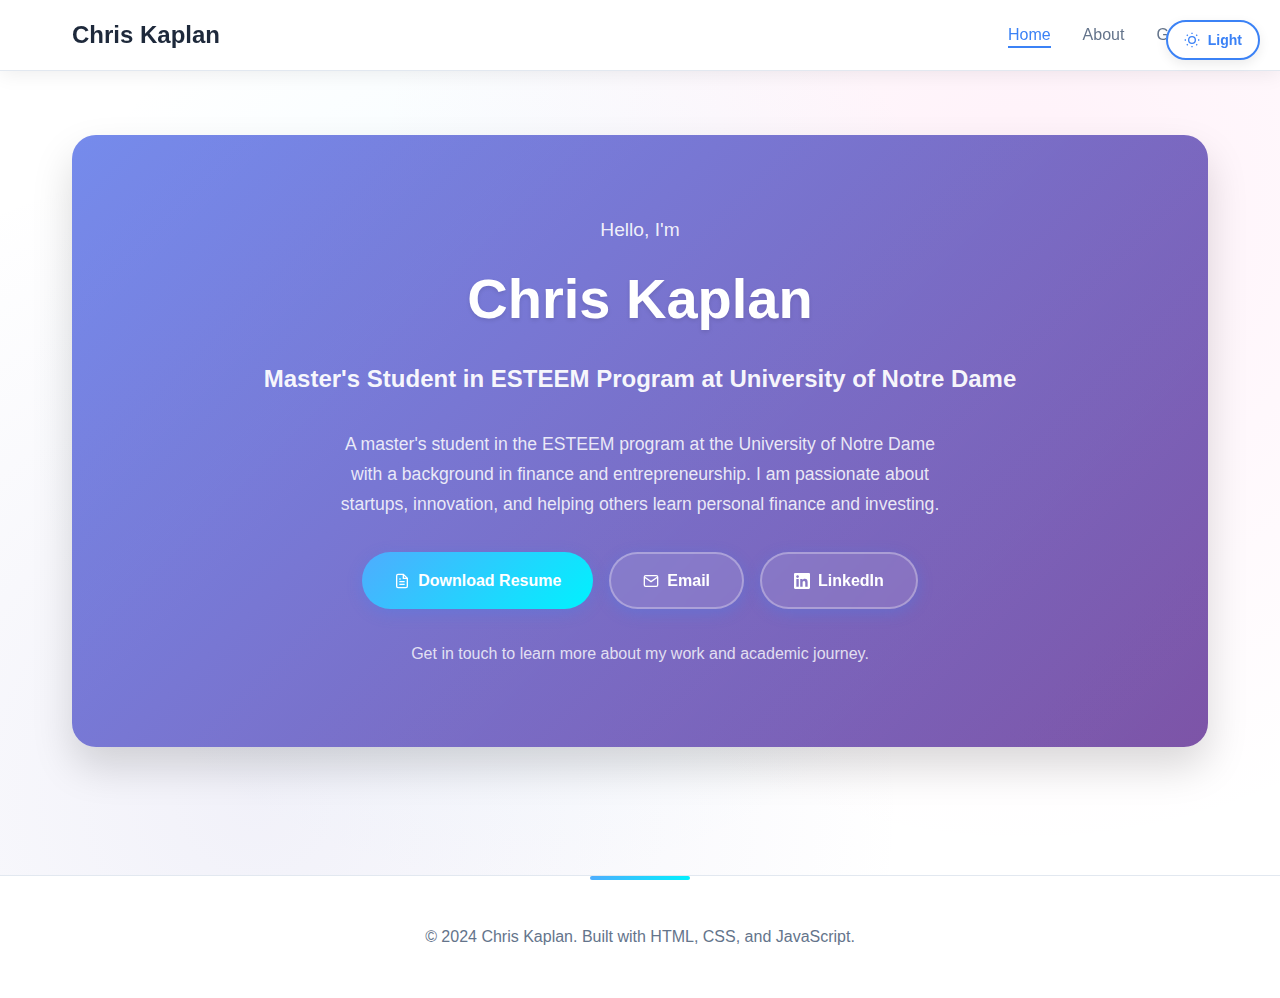
<file: index.html>
<!DOCTYPE html>
<html lang="en">
<head>
    <meta charset="UTF-8">
    <meta name="viewport" content="width=device-width, initial-scale=1.0">
    <title>Chris Kaplan - Master's Student at Notre Dame</title>
    <meta name="description" content="Personal website of Chris Kaplan, Master's Student in ESTEEM Program at the University of Notre Dame">
    <link rel="stylesheet" href="assets/styles.css">
    <link rel="icon" type="image/x-icon" href="data:image/svg+xml,<svg xmlns='http://www.w3.org/2000/svg' viewBox='0 0 100 100'><text y='.9em' font-size='90'>🎓</text></svg>">
</head>
<body>
    <!-- Theme Toggle -->
    <button class="theme-toggle" id="themeToggle" aria-label="Toggle theme">
        <svg id="sunIcon" width="16" height="16" viewBox="0 0 24 24" fill="none" stroke="currentColor" stroke-width="2">
            <circle cx="12" cy="12" r="5"/>
            <path d="M12 1v2M12 21v2M4.22 4.22l1.42 1.42M18.36 18.36l1.42 1.42M1 12h2M21 12h2M4.22 19.78l1.42-1.42M18.36 5.64l1.42-1.42"/>
        </svg>
        <svg id="moonIcon" width="16" height="16" viewBox="0 0 24 24" fill="none" stroke="currentColor" stroke-width="2" style="display: none;">
            <path d="M21 12.79A9 9 0 1 1 11.21 3 7 7 0 0 0 21 12.79z"/>
        </svg>
        <span id="themeText">Light</span>
    </button>

    <!-- Navigation -->
    <nav>
        <div class="nav-container">
            <a href="index.html" class="nav-logo" id="siteName">Loading...</a>
            <button class="nav-toggle" id="navToggle" aria-label="Toggle navigation">☰</button>
            <ul class="nav-links" id="navLinks">
                <li><a href="index.html" class="active" id="navHome">Home</a></li>
                <li><a href="about.html" id="navAbout">About</a></li>
                <li><a href="games.html" id="navGames">Games</a></li>
            </ul>
        </div>
    </nav>

    <!-- Main Content -->
    <main>
        <div class="container">
            <!-- Hero Section -->
            <section class="hero">
                <div class="loading" id="loading">
                    <div class="spinner"></div>
                </div>
                <div id="heroContent" style="display: none;">
                    <p class="greeting" id="greeting">Hello, I'm</p>
                    <h1 id="heroName">Chris Kaplan</h1>
                    <p class="title" id="heroTitle">Master's Student in ESTEEM Program at University of Notre Dame</p>
                    <p class="description" id="heroDescription">A master's student in the ESTEEM program at the University of Notre Dame with a background in finance and entrepreneurship. I am passionate about startups, innovation, and helping others learn personal finance and investing.</p>
                    
                    <div class="btn-group">
                        <a href="#" class="btn" id="resumeBtn">
                            <svg width="16" height="16" viewBox="0 0 24 24" fill="none" stroke="currentColor" stroke-width="2">
                                <path d="M14 2H6a2 2 0 0 0-2 2v16a2 2 0 0 0 2 2h12a2 2 0 0 0 2-2V8z"/>
                                <polyline points="14,2 14,8 20,8"/>
                                <line x1="16" y1="13" x2="8" y2="13"/>
                                <line x1="16" y1="17" x2="8" y2="17"/>
                                <polyline points="10,9 9,9 8,9"/>
                            </svg>
                            Download Resume
                        </a>
                        <a href="mailto:ckaplan@nd.edu" class="btn btn-outline" id="emailBtn">
                            <svg width="16" height="16" viewBox="0 0 24 24" fill="none" stroke="currentColor" stroke-width="2">
                                <path d="M4 4h16c1.1 0 2 .9 2 2v12c0 1.1-.9 2-2 2H4c-1.1 0-2-.9-2-2V6c0-1.1.9-2 2-2z"/>
                                <polyline points="22,6 12,13 2,6"/>
                            </svg>
                            Email
                        </a>
                        <a href="https://www.linkedin.com/in/christopherkaplanr/" target="_blank" rel="noopener noreferrer" class="btn btn-outline" id="linkedinBtn">
                            <svg width="16" height="16" viewBox="0 0 24 24" fill="currentColor">
                                <path d="M20.447 20.452h-3.554v-5.569c0-1.328-.027-3.037-1.852-3.037-1.853 0-2.136 1.445-2.136 2.939v5.667H9.351V9h3.414v1.561h.046c.477-.9 1.637-1.85 3.37-1.85 3.601 0 4.267 2.37 4.267 5.455v6.286zM5.337 7.433c-1.144 0-2.063-.926-2.063-2.065 0-1.138.92-2.063 2.063-2.063 1.14 0 2.064.925 2.064 2.063 0 1.139-.925 2.065-2.064 2.065zm1.782 13.019H3.555V9h3.564v11.452zM22.225 0H1.771C.792 0 0 .774 0 1.729v20.542C0 23.227.792 24 1.771 24h20.451C23.2 24 24 23.227 24 22.271V1.729C24 .774 23.2 0 22.222 0h.003z"/>
                            </svg>
                            LinkedIn
                        </a>
                    </div>
                    
                    <p id="heroCTA" style="margin-top: 2rem; color: rgba(255,255,255,0.8);">Get in touch to learn more about my work and academic journey.</p>
                </div>
            </section>
        </div>
    </main>

    <!-- Footer -->
    <footer>
        <div class="container">
            <p id="footerText">© 2024 Chris Kaplan. Built with HTML, CSS, and JavaScript.</p>
        </div>
    </footer>

    <script>
        // Theme Management
        class ThemeManager {
            constructor() {
                this.themeToggle = document.getElementById('themeToggle');
                this.sunIcon = document.getElementById('sunIcon');
                this.moonIcon = document.getElementById('moonIcon');
                this.themeText = document.getElementById('themeText');
                
                this.init();
            }
            
            init() {
                // Load saved theme or default to light
                const savedTheme = localStorage.getItem('theme') || 'light';
                this.setTheme(savedTheme);
                
                this.themeToggle.addEventListener('click', () => {
                    const currentTheme = document.documentElement.getAttribute('data-theme');
                    const newTheme = currentTheme === 'dark' ? 'light' : 'dark';
                    this.setTheme(newTheme);
                });
            }
            
            setTheme(theme) {
                document.documentElement.setAttribute('data-theme', theme);
                localStorage.setItem('theme', theme);
                
                if (theme === 'dark') {
                    this.sunIcon.style.display = 'none';
                    this.moonIcon.style.display = 'block';
                    this.themeText.textContent = 'Dark';
                } else {
                    this.sunIcon.style.display = 'block';
                    this.moonIcon.style.display = 'none';
                    this.themeText.textContent = 'Light';
                }
            }
        }

        // Content Manager
        class ContentManager {
            constructor() {
                this.siteData = null;
                this.init();
            }
            
            async init() {
                try {
                    await this.loadContent();
                    this.renderContent();
                } catch (error) {
                    console.error('Error loading content:', error);
                    this.showError();
                }
            }
            
            async loadContent() {
                const response = await fetch('assets/site-copy.json');
                if (!response.ok) {
                    throw new Error('Failed to load content');
                }
                this.siteData = await response.json();
            }
            
            renderContent() {
                // Hide loading spinner
                document.getElementById('loading').style.display = 'none';
                document.getElementById('heroContent').style.display = 'block';
                
                // Update navigation
                document.getElementById('siteName').textContent = this.siteData.site.name;
                document.getElementById('navHome').textContent = this.siteData.navigation.home;
                document.getElementById('navAbout').textContent = this.siteData.navigation.about;
                document.getElementById('navGames').textContent = this.siteData.navigation.games;
                
                // Update hero content
                document.getElementById('greeting').textContent = this.siteData.home.greeting;
                document.getElementById('heroName').textContent = this.siteData.site.name;
                document.getElementById('heroTitle').textContent = this.siteData.site.title;
                document.getElementById('heroDescription').textContent = this.siteData.home.description;
                document.getElementById('heroCTA').textContent = this.siteData.home.cta;
                
                // Update resume link
                const resumeBtn = document.getElementById('resumeBtn');
                resumeBtn.href = this.siteData.site.resume;
                
                // Update footer
                document.getElementById('footerText').textContent = this.siteData.footer.text;
                
                // Update page title
                document.title = `${this.siteData.site.name} - ${this.siteData.site.title}`;
            }
            
            showError() {
                document.getElementById('loading').innerHTML = '<p>Error loading content. Please refresh the page.</p>';
            }
        }

        // Mobile Navigation
        class MobileNav {
            constructor() {
                this.navToggle = document.getElementById('navToggle');
                this.navLinks = document.getElementById('navLinks');
                
                this.navToggle.addEventListener('click', () => {
                    this.navLinks.classList.toggle('active');
                });
                
                // Close nav when clicking on a link
                this.navLinks.addEventListener('click', (e) => {
                    if (e.target.tagName === 'A') {
                        this.navLinks.classList.remove('active');
                    }
                });
            }
        }

        // Initialize everything when DOM is loaded
        document.addEventListener('DOMContentLoaded', () => {
            new ThemeManager();
            new ContentManager();
            new MobileNav();
        });
    </script>
</body>
</html>
</file>
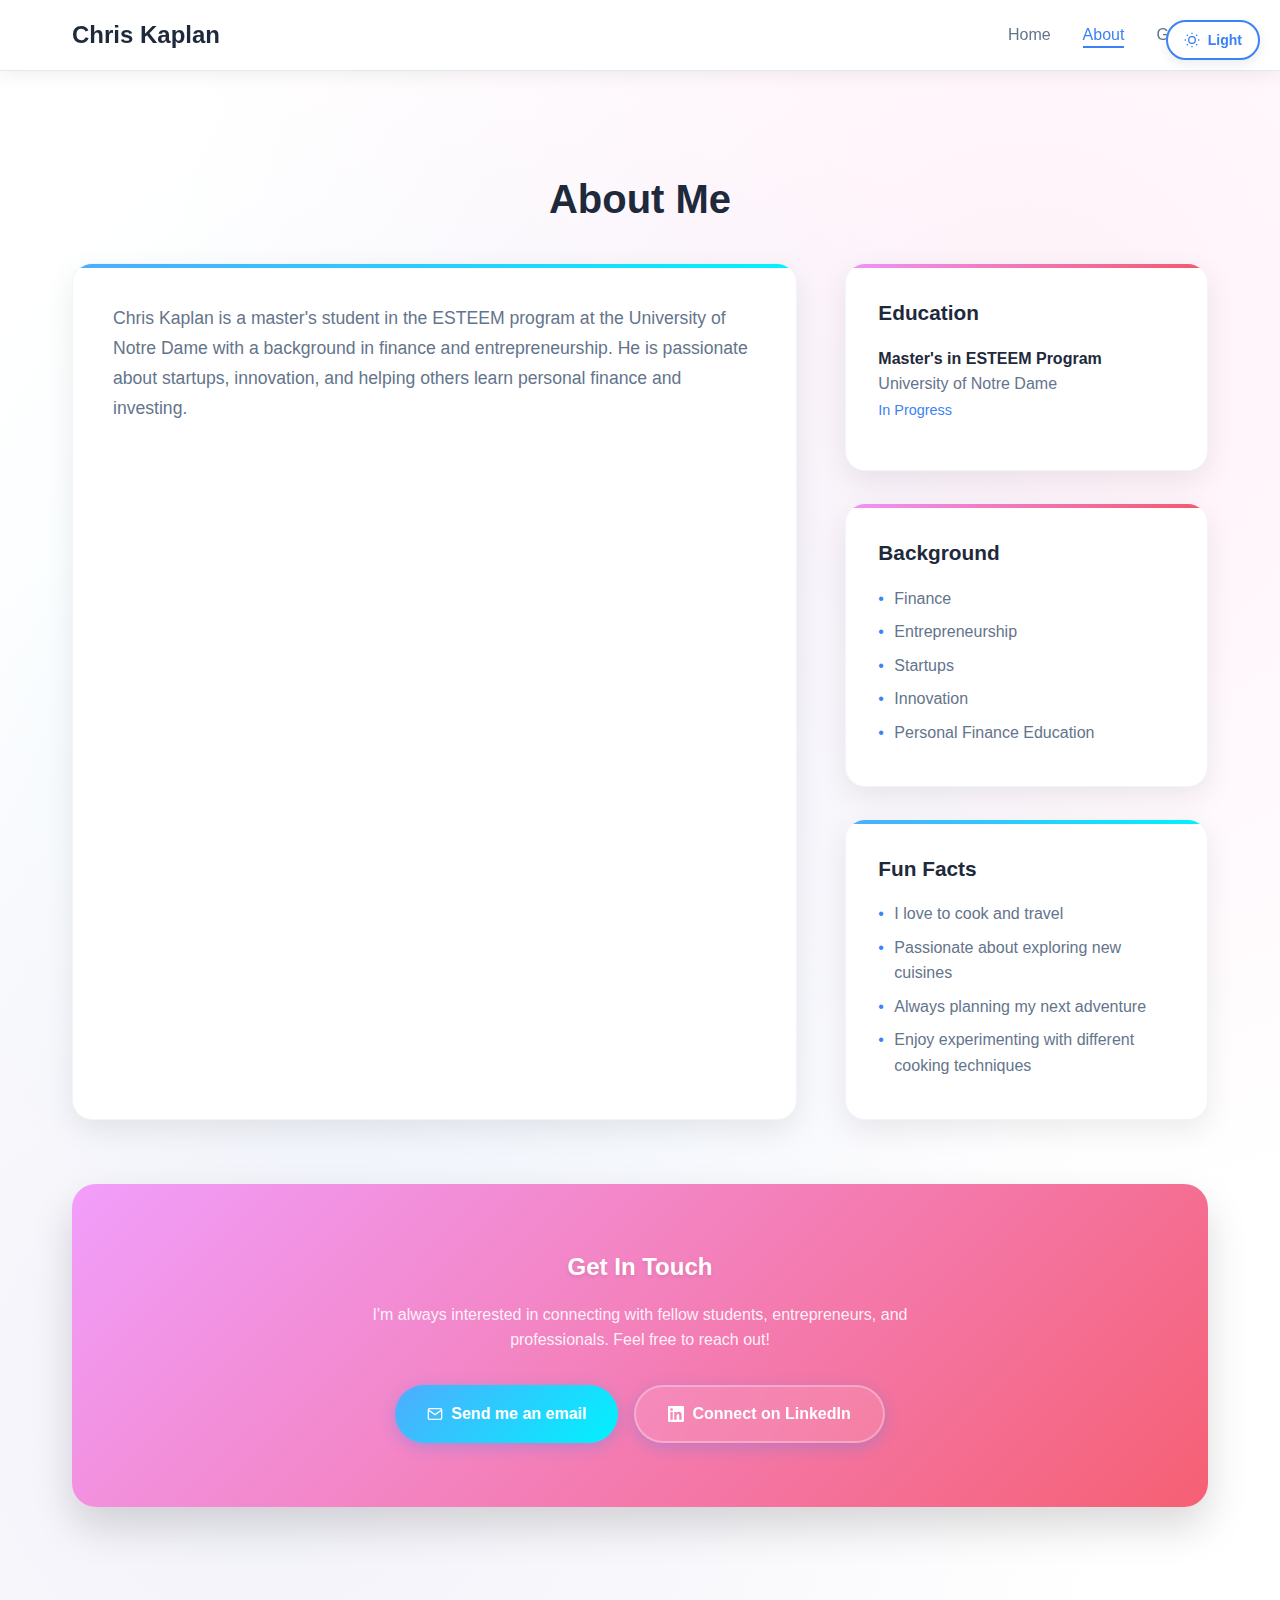
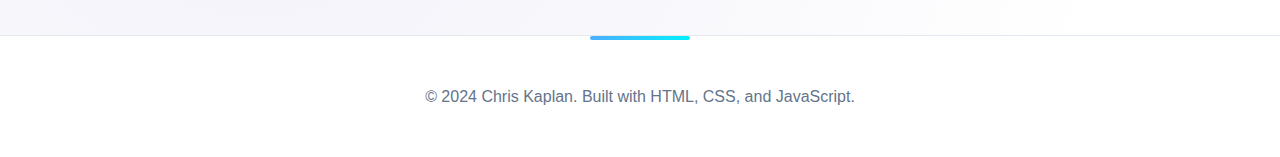
<file: about.html>
<!DOCTYPE html>
<html lang="en">
<head>
    <meta charset="UTF-8">
    <meta name="viewport" content="width=device-width, initial-scale=1.0">
    <title>About - Chris Kaplan</title>
    <meta name="description" content="Learn more about Chris Kaplan, Master's Student in ESTEEM Program at the University of Notre Dame">
    <link rel="stylesheet" href="assets/styles.css">
    <link rel="icon" type="image/x-icon" href="data:image/svg+xml,<svg xmlns='http://www.w3.org/2000/svg' viewBox='0 0 100 100'><text y='.9em' font-size='90'>🎓</text></svg>">
</head>
<body>
    <!-- Theme Toggle -->
    <button class="theme-toggle" id="themeToggle" aria-label="Toggle theme">
        <svg id="sunIcon" width="16" height="16" viewBox="0 0 24 24" fill="none" stroke="currentColor" stroke-width="2">
            <circle cx="12" cy="12" r="5"/>
            <path d="M12 1v2M12 21v2M4.22 4.22l1.42 1.42M18.36 18.36l1.42 1.42M1 12h2M21 12h2M4.22 19.78l1.42-1.42M18.36 5.64l1.42-1.42"/>
        </svg>
        <svg id="moonIcon" width="16" height="16" viewBox="0 0 24 24" fill="none" stroke="currentColor" stroke-width="2" style="display: none;">
            <path d="M21 12.79A9 9 0 1 1 11.21 3 7 7 0 0 0 21 12.79z"/>
        </svg>
        <span id="themeText">Light</span>
    </button>

    <!-- Navigation -->
    <nav>
        <div class="nav-container">
            <a href="index.html" class="nav-logo" id="siteName">Loading...</a>
            <button class="nav-toggle" id="navToggle" aria-label="Toggle navigation">☰</button>
            <ul class="nav-links" id="navLinks">
                <li><a href="index.html" id="navHome">Home</a></li>
                <li><a href="about.html" class="active" id="navAbout">About</a></li>
                <li><a href="games.html" id="navGames">Games</a></li>
            </ul>
        </div>
    </nav>

    <!-- Main Content -->
    <main>
        <div class="container">
            <div class="loading" id="loading">
                <div class="spinner"></div>
            </div>
            
            <div id="aboutContent" style="display: none;">
                <section class="section">
                    <h2 id="aboutTitle">About Me</h2>
                    
                    <div class="about-content">
                        <div class="about-text">
                            <p id="aboutBio"></p>
                        </div>
                        
                        <div class="about-sidebar">
                            <div class="sidebar-card">
                                <h3 id="educationTitle">Education</h3>
                                <div id="educationContent"></div>
                            </div>
                            
                            <div class="sidebar-card">
                                <h3 id="backgroundTitle">Background</h3>
                                <ul id="backgroundList"></ul>
                            </div>
                            
                            <div class="sidebar-card">
                                <h3 id="funFactsTitle">Fun Facts</h3>
                                <ul id="funFactsList"></ul>
                            </div>
                        </div>
                    </div>
                </section>
                
                <section class="contact-section">
                    <h2 id="contactTitle">Get In Touch</h2>
                    <p id="contactDescription">I'm always interested in connecting with fellow students, entrepreneurs, and professionals. Feel free to reach out!</p>
                    
                    <div class="btn-group">
                        <a href="mailto:ckaplan@nd.edu" class="btn" id="contactEmailBtn">
                            <svg width="16" height="16" viewBox="0 0 24 24" fill="none" stroke="currentColor" stroke-width="2">
                                <path d="M4 4h16c1.1 0 2 .9 2 2v12c0 1.1-.9 2-2 2H4c-1.1 0-2-.9-2-2V6c0-1.1.9-2 2-2z"/>
                                <polyline points="22,6 12,13 2,6"/>
                            </svg>
                            <span id="emailText">Send me an email</span>
                        </a>
                        <a href="https://www.linkedin.com/in/christopherkaplanr/" target="_blank" rel="noopener noreferrer" class="btn btn-outline" id="contactLinkedinBtn">
                            <svg width="16" height="16" viewBox="0 0 24 24" fill="currentColor">
                                <path d="M20.447 20.452h-3.554v-5.569c0-1.328-.027-3.037-1.852-3.037-1.853 0-2.136 1.445-2.136 2.939v5.667H9.351V9h3.414v1.561h.046c.477-.9 1.637-1.85 3.37-1.85 3.601 0 4.267 2.37 4.267 5.455v6.286zM5.337 7.433c-1.144 0-2.063-.926-2.063-2.065 0-1.138.92-2.063 2.063-2.063 1.14 0 2.064.925 2.064 2.063 0 1.139-.925 2.065-2.064 2.065zm1.782 13.019H3.555V9h3.564v11.452zM22.225 0H1.771C.792 0 0 .774 0 1.729v20.542C0 23.227.792 24 1.771 24h20.451C23.2 24 24 23.227 24 22.271V1.729C24 .774 23.2 0 22.222 0h.003z"/>
                            </svg>
                            <span id="linkedinText">Connect on LinkedIn</span>
                        </a>
                    </div>
                </section>
            </div>
        </div>
    </main>

    <!-- Footer -->
    <footer>
        <div class="container">
            <p id="footerText">© 2024 Chris Kaplan. Built with HTML, CSS, and JavaScript.</p>
        </div>
    </footer>

    <script>
        // Theme Management
        class ThemeManager {
            constructor() {
                this.themeToggle = document.getElementById('themeToggle');
                this.sunIcon = document.getElementById('sunIcon');
                this.moonIcon = document.getElementById('moonIcon');
                this.themeText = document.getElementById('themeText');
                
                this.init();
            }
            
            init() {
                // Load saved theme or default to light
                const savedTheme = localStorage.getItem('theme') || 'light';
                this.setTheme(savedTheme);
                
                this.themeToggle.addEventListener('click', () => {
                    const currentTheme = document.documentElement.getAttribute('data-theme');
                    const newTheme = currentTheme === 'dark' ? 'light' : 'dark';
                    this.setTheme(newTheme);
                });
            }
            
            setTheme(theme) {
                document.documentElement.setAttribute('data-theme', theme);
                localStorage.setItem('theme', theme);
                
                if (theme === 'dark') {
                    this.sunIcon.style.display = 'none';
                    this.moonIcon.style.display = 'block';
                    this.themeText.textContent = 'Dark';
                } else {
                    this.sunIcon.style.display = 'block';
                    this.moonIcon.style.display = 'none';
                    this.themeText.textContent = 'Light';
                }
            }
        }

        // Content Manager
        class ContentManager {
            constructor() {
                this.siteData = null;
                this.init();
            }
            
            async init() {
                try {
                    await this.loadContent();
                    this.renderContent();
                } catch (error) {
                    console.error('Error loading content:', error);
                    this.showError();
                }
            }
            
            async loadContent() {
                const response = await fetch('assets/site-copy.json');
                if (!response.ok) {
                    throw new Error('Failed to load content');
                }
                this.siteData = await response.json();
            }
            
            renderContent() {
                // Hide loading spinner
                document.getElementById('loading').style.display = 'none';
                document.getElementById('aboutContent').style.display = 'block';
                
                // Update navigation
                document.getElementById('siteName').textContent = this.siteData.site.name;
                document.getElementById('navHome').textContent = this.siteData.navigation.home;
                document.getElementById('navAbout').textContent = this.siteData.navigation.about;
                document.getElementById('navGames').textContent = this.siteData.navigation.games;
                
                // Update about content
                document.getElementById('aboutTitle').textContent = this.siteData.about.title;
                document.getElementById('aboutBio').textContent = this.siteData.about.bio;
                
                // Update education section
                document.getElementById('educationTitle').textContent = this.siteData.about.education.title;
                const educationContent = document.getElementById('educationContent');
                this.siteData.about.education.items.forEach(item => {
                    const div = document.createElement('div');
                    div.innerHTML = `
                        <div style="margin-bottom: 1rem;">
                            <strong>${item.degree}</strong><br>
                            <span style="color: var(--text-secondary);">${item.institution}</span><br>
                            <span style="color: var(--accent-color); font-size: 0.9rem;">${item.status}</span>
                        </div>
                    `;
                    educationContent.appendChild(div);
                });
                
                // Update background section
                document.getElementById('backgroundTitle').textContent = this.siteData.about.background.title;
                const backgroundList = document.getElementById('backgroundList');
                this.siteData.about.background.items.forEach(item => {
                    const li = document.createElement('li');
                    li.textContent = item;
                    backgroundList.appendChild(li);
                });
                
                // Update fun facts section
                document.getElementById('funFactsTitle').textContent = this.siteData.about.fun_facts.title;
                const funFactsList = document.getElementById('funFactsList');
                this.siteData.about.fun_facts.items.forEach(item => {
                    const li = document.createElement('li');
                    li.textContent = item;
                    funFactsList.appendChild(li);
                });
                
                // Update contact section
                document.getElementById('contactTitle').textContent = this.siteData.contact.title;
                document.getElementById('contactDescription').textContent = this.siteData.contact.description;
                document.getElementById('emailText').textContent = this.siteData.contact.email_text;
                document.getElementById('linkedinText').textContent = this.siteData.contact.linkedin_text;
                
                // Update footer
                document.getElementById('footerText').textContent = this.siteData.footer.text;
                
                // Update page title
                document.title = `About - ${this.siteData.site.name}`;
            }
            
            showError() {
                document.getElementById('loading').innerHTML = '<p>Error loading content. Please refresh the page.</p>';
            }
        }

        // Mobile Navigation
        class MobileNav {
            constructor() {
                this.navToggle = document.getElementById('navToggle');
                this.navLinks = document.getElementById('navLinks');
                
                this.navToggle.addEventListener('click', () => {
                    this.navLinks.classList.toggle('active');
                });
                
                // Close nav when clicking on a link
                this.navLinks.addEventListener('click', (e) => {
                    if (e.target.tagName === 'A') {
                        this.navLinks.classList.remove('active');
                    }
                });
            }
        }

        // Initialize everything when DOM is loaded
        document.addEventListener('DOMContentLoaded', () => {
            new ThemeManager();
            new ContentManager();
            new MobileNav();
        });
    </script>
</body>
</html>
</file>
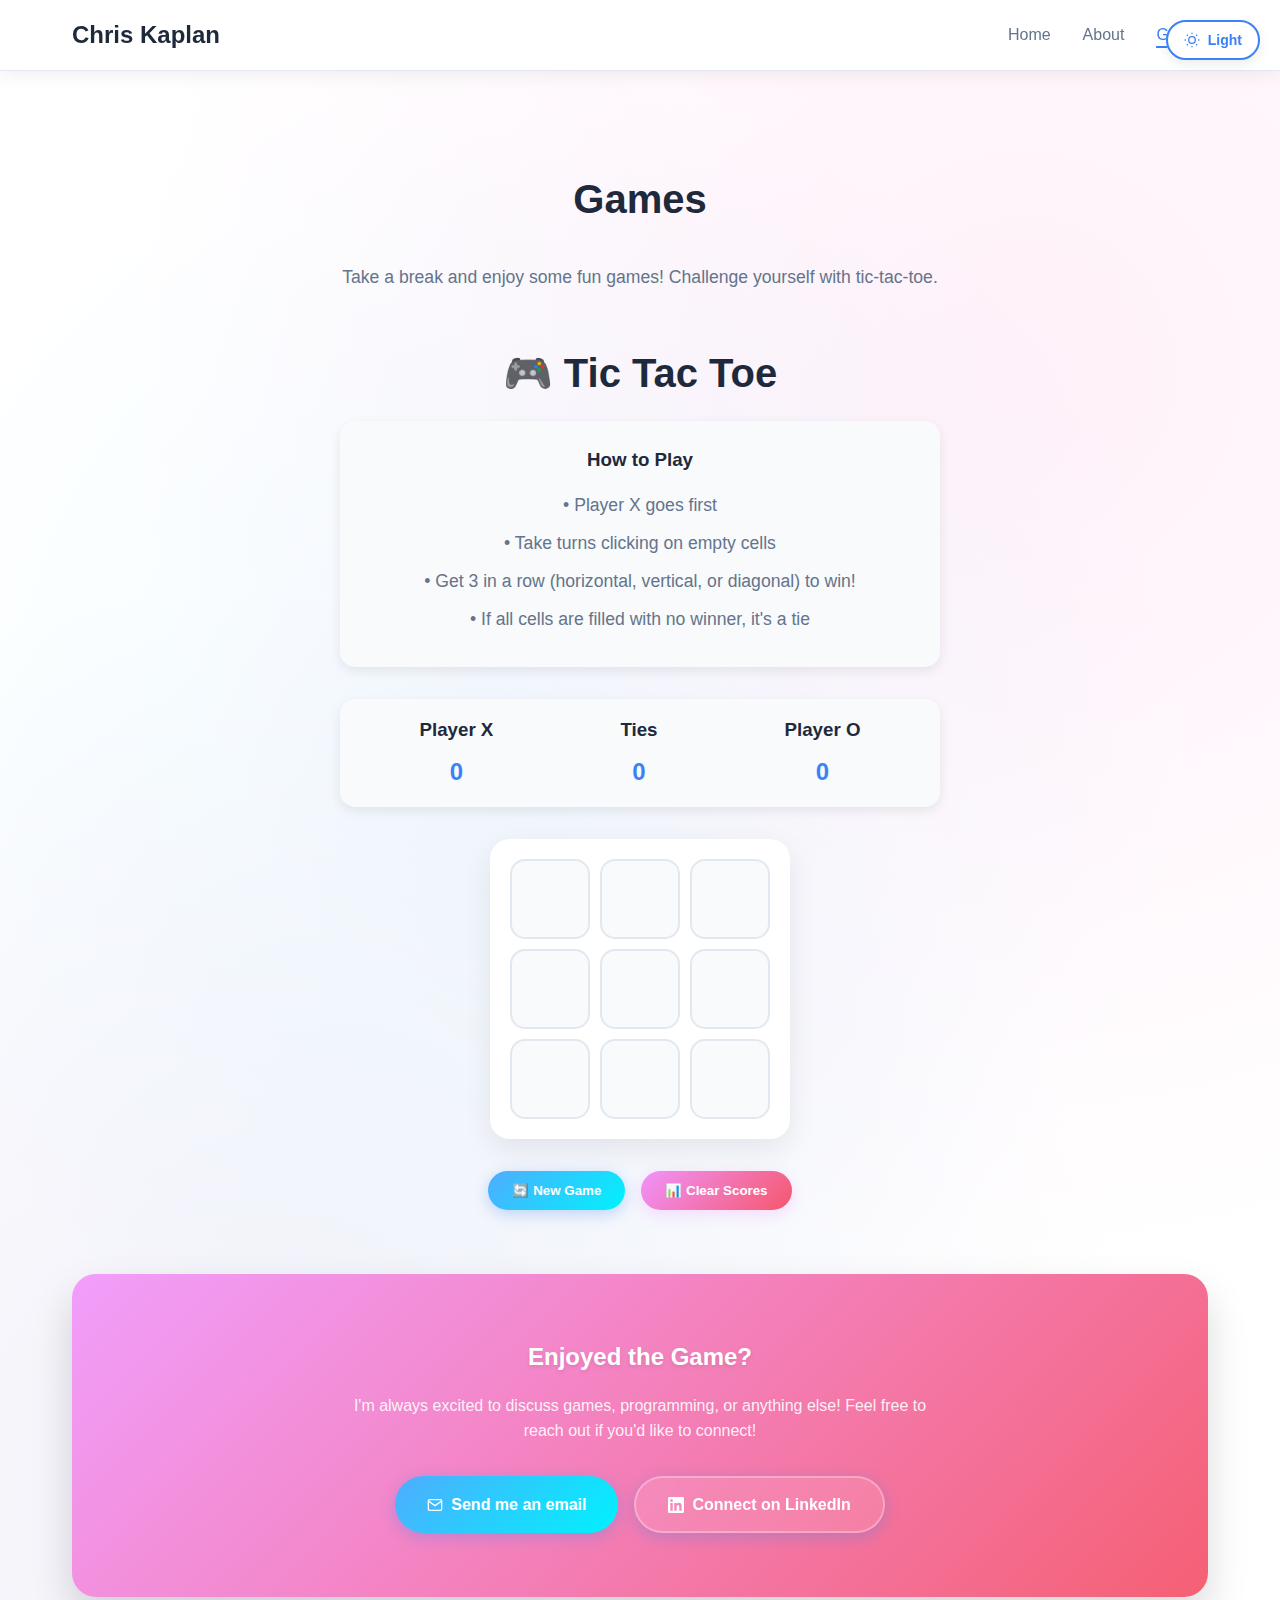
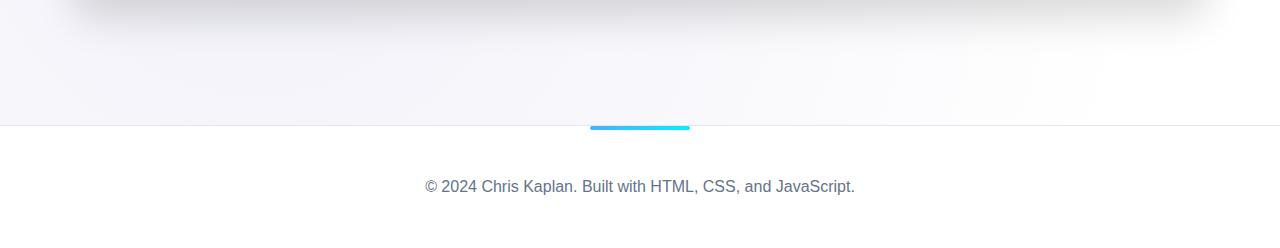
<file: games.html>
<!DOCTYPE html>
<html lang="en">
<head>
    <meta charset="UTF-8">
    <meta name="viewport" content="width=device-width, initial-scale=1.0">
    <title>Games - Chris Kaplan</title>
    <meta name="description" content="Play tic-tac-toe and other games on Chris Kaplan's website">
    <link rel="stylesheet" href="assets/styles.css">
    <link rel="icon" type="image/x-icon" href="data:image/svg+xml,<svg xmlns='http://www.w3.org/2000/svg' viewBox='0 0 100 100'><text y='.9em' font-size='90'>🎓</text></svg>">
    <style>
        /* Tic Tac Toe Game Styles */
        .game-container {
            max-width: 600px;
            margin: 2rem auto;
            text-align: center;
        }

        .game-title {
            font-size: 2.5rem;
            margin-bottom: 1rem;
            color: var(--text-primary);
        }

        .game-info {
            margin-bottom: 2rem;
            color: var(--text-secondary);
        }

        .score-board {
            display: flex;
            justify-content: space-around;
            margin-bottom: 2rem;
            background: var(--bg-secondary);
            padding: 1rem;
            border-radius: 15px;
            box-shadow: 0 4px 12px var(--shadow);
        }

        .score {
            text-align: center;
        }

        .score h3 {
            margin-bottom: 0.5rem;
            color: var(--text-primary);
        }

        .score span {
            font-size: 1.5rem;
            font-weight: bold;
            color: var(--accent-color);
        }

        .board {
            display: grid;
            grid-template-columns: repeat(3, 1fr);
            gap: 10px;
            max-width: 300px;
            margin: 0 auto 2rem;
            background: var(--bg-primary);
            padding: 20px;
            border-radius: 20px;
            box-shadow: 0 10px 30px var(--shadow);
        }

        .cell {
            width: 80px;
            height: 80px;
            background: var(--bg-secondary);
            border: 2px solid var(--border-color);
            border-radius: 15px;
            display: flex;
            align-items: center;
            justify-content: center;
            font-size: 2rem;
            font-weight: bold;
            cursor: pointer;
            transition: var(--transition);
            color: var(--text-primary);
        }

        .cell:hover {
            background: var(--accent-light);
            transform: scale(1.05);
        }

        .cell.x {
            color: var(--accent-color);
        }

        .cell.o {
            color: var(--success-color);
        }

        .game-controls {
            display: flex;
            gap: 1rem;
            justify-content: center;
            flex-wrap: wrap;
        }

        .game-btn {
            padding: 0.75rem 1.5rem;
            background: var(--gradient-accent);
            color: white;
            border: none;
            border-radius: 25px;
            font-weight: 600;
            cursor: pointer;
            transition: var(--transition);
            box-shadow: 0 4px 15px rgba(59, 130, 246, 0.3);
        }

        .game-btn:hover {
            transform: translateY(-2px);
            box-shadow: 0 8px 25px rgba(59, 130, 246, 0.4);
        }

        .game-btn.secondary {
            background: var(--gradient-secondary);
            box-shadow: 0 4px 15px rgba(240, 147, 251, 0.3);
        }

        .game-btn.secondary:hover {
            box-shadow: 0 8px 25px rgba(240, 147, 251, 0.4);
        }

        .winner-message {
            margin-top: 1rem;
            padding: 1rem;
            background: var(--gradient-primary);
            color: white;
            border-radius: 15px;
            font-weight: 600;
            display: none;
        }

        .winner-message.show {
            display: block;
            animation: fadeIn 0.5s ease-in;
        }

        @keyframes fadeIn {
            from { opacity: 0; transform: translateY(-10px); }
            to { opacity: 1; transform: translateY(0); }
        }

        .game-instructions {
            background: var(--bg-secondary);
            padding: 1.5rem;
            border-radius: 15px;
            margin-bottom: 2rem;
            box-shadow: 0 4px 12px var(--shadow);
        }

        .game-instructions h3 {
            color: var(--text-primary);
            margin-bottom: 1rem;
        }

        .game-instructions p {
            color: var(--text-secondary);
            margin-bottom: 0.5rem;
        }
    </style>
</head>
<body>
    <!-- Theme Toggle -->
    <button class="theme-toggle" id="themeToggle" aria-label="Toggle theme">
        <svg id="sunIcon" width="16" height="16" viewBox="0 0 24 24" fill="none" stroke="currentColor" stroke-width="2">
            <circle cx="12" cy="12" r="5"/>
            <path d="M12 1v2M12 21v2M4.22 4.22l1.42 1.42M18.36 18.36l1.42 1.42M1 12h2M21 12h2M4.22 19.78l1.42-1.42M18.36 5.64l1.42-1.42"/>
        </svg>
        <svg id="moonIcon" width="16" height="16" viewBox="0 0 24 24" fill="none" stroke="currentColor" stroke-width="2" style="display: none;">
            <path d="M21 12.79A9 9 0 1 1 11.21 3 7 7 0 0 0 21 12.79z"/>
        </svg>
        <span id="themeText">Light</span>
    </button>

    <!-- Navigation -->
    <nav>
        <div class="nav-container">
            <a href="index.html" class="nav-logo" id="siteName">Loading...</a>
            <button class="nav-toggle" id="navToggle" aria-label="Toggle navigation">☰</button>
            <ul class="nav-links" id="navLinks">
                <li><a href="index.html" id="navHome">Home</a></li>
                <li><a href="about.html" id="navAbout">About</a></li>
                <li><a href="games.html" class="active" id="navGames">Games</a></li>
            </ul>
        </div>
    </nav>

    <!-- Main Content -->
    <main>
        <div class="container">
            <div class="loading" id="loading">
                <div class="spinner"></div>
            </div>
            
            <div id="gamesContent" style="display: none;">
                <section class="section">
                    <h2 id="gamesTitle">Games</h2>
                    <p id="gamesDescription" style="text-align: center; max-width: 600px; margin: 0 auto 3rem;">Take a break and enjoy some fun games! Challenge yourself with tic-tac-toe.</p>
                    
                    <div class="game-container">
                        <h3 class="game-title">🎮 Tic Tac Toe</h3>
                        
                        <div class="game-instructions">
                            <h3>How to Play</h3>
                            <p>• Player X goes first</p>
                            <p>• Take turns clicking on empty cells</p>
                            <p>• Get 3 in a row (horizontal, vertical, or diagonal) to win!</p>
                            <p>• If all cells are filled with no winner, it's a tie</p>
                        </div>

                        <div class="score-board">
                            <div class="score">
                                <h3>Player X</h3>
                                <span id="scoreX">0</span>
                            </div>
                            <div class="score">
                                <h3>Ties</h3>
                                <span id="scoreTie">0</span>
                            </div>
                            <div class="score">
                                <h3>Player O</h3>
                                <span id="scoreO">0</span>
                            </div>
                        </div>

                        <div class="board" id="board">
                            <div class="cell" data-index="0"></div>
                            <div class="cell" data-index="1"></div>
                            <div class="cell" data-index="2"></div>
                            <div class="cell" data-index="3"></div>
                            <div class="cell" data-index="4"></div>
                            <div class="cell" data-index="5"></div>
                            <div class="cell" data-index="6"></div>
                            <div class="cell" data-index="7"></div>
                            <div class="cell" data-index="8"></div>
                        </div>

                        <div class="game-controls">
                            <button class="game-btn" id="resetBtn">🔄 New Game</button>
                            <button class="game-btn secondary" id="clearScoresBtn">📊 Clear Scores</button>
                        </div>

                        <div class="winner-message" id="winnerMessage"></div>
                    </div>
                </section>
                
                <section class="contact-section">
                    <h2 id="contactTitle">Enjoyed the Game?</h2>
                    <p id="contactDescription">I'm always excited to discuss games, programming, or anything else! Feel free to reach out if you'd like to connect!</p>
                    
                    <div class="btn-group">
                        <a href="mailto:ckaplan@nd.edu" class="btn" id="contactEmailBtn">
                            <svg width="16" height="16" viewBox="0 0 24 24" fill="none" stroke="currentColor" stroke-width="2">
                                <path d="M4 4h16c1.1 0 2 .9 2 2v12c0 1.1-.9 2-2 2H4c-1.1 0-2-.9-2-2V6c0-1.1.9-2 2-2z"/>
                                <polyline points="22,6 12,13 2,6"/>
                            </svg>
                            <span id="emailText">Send me an email</span>
                        </a>
                        <a href="https://www.linkedin.com/in/christopherkaplanr/" target="_blank" rel="noopener noreferrer" class="btn btn-outline" id="contactLinkedinBtn">
                            <svg width="16" height="16" viewBox="0 0 24 24" fill="currentColor">
                                <path d="M20.447 20.452h-3.554v-5.569c0-1.328-.027-3.037-1.852-3.037-1.853 0-2.136 1.445-2.136 2.939v5.667H9.351V9h3.414v1.561h.046c.477-.9 1.637-1.85 3.37-1.85 3.601 0 4.267 2.37 4.267 5.455v6.286zM5.337 7.433c-1.144 0-2.063-.926-2.063-2.065 0-1.138.92-2.063 2.063-2.063 1.14 0 2.064.925 2.064 2.063 0 1.139-.925 2.065-2.064 2.065zm1.782 13.019H3.555V9h3.564v11.452zM22.225 0H1.771C.792 0 0 .774 0 1.729v20.542C0 23.227.792 24 1.771 24h20.451C23.2 24 24 23.227 24 22.271V1.729C24 .774 23.2 0 22.222 0h.003z"/>
                            </svg>
                            <span id="linkedinText">Connect on LinkedIn</span>
                        </a>
                    </div>
                </section>
            </div>
        </div>
    </main>

    <!-- Footer -->
    <footer>
        <div class="container">
            <p id="footerText">© 2024 Chris Kaplan. Built with HTML, CSS, and JavaScript.</p>
        </div>
    </footer>

    <script>
        // Theme Management
        class ThemeManager {
            constructor() {
                this.themeToggle = document.getElementById('themeToggle');
                this.sunIcon = document.getElementById('sunIcon');
                this.moonIcon = document.getElementById('moonIcon');
                this.themeText = document.getElementById('themeText');
                
                this.init();
            }
            
            init() {
                // Load saved theme or default to light
                const savedTheme = localStorage.getItem('theme') || 'light';
                this.setTheme(savedTheme);
                
                this.themeToggle.addEventListener('click', () => {
                    const currentTheme = document.documentElement.getAttribute('data-theme');
                    const newTheme = currentTheme === 'dark' ? 'light' : 'dark';
                    this.setTheme(newTheme);
                });
            }
            
            setTheme(theme) {
                document.documentElement.setAttribute('data-theme', theme);
                localStorage.setItem('theme', theme);
                
                if (theme === 'dark') {
                    this.sunIcon.style.display = 'none';
                    this.moonIcon.style.display = 'block';
                    this.themeText.textContent = 'Dark';
                } else {
                    this.sunIcon.style.display = 'block';
                    this.moonIcon.style.display = 'none';
                    this.themeText.textContent = 'Light';
                }
            }
        }

        // Content Manager
        class ContentManager {
            constructor() {
                this.siteData = null;
                this.init();
            }
            
            async init() {
                try {
                    await this.loadContent();
                    this.renderContent();
                } catch (error) {
                    console.error('Error loading content:', error);
                    this.showError();
                }
            }
            
            async loadContent() {
                const response = await fetch('assets/site-copy.json');
                if (!response.ok) {
                    throw new Error('Failed to load content');
                }
                this.siteData = await response.json();
            }
            
            renderContent() {
                // Hide loading spinner
                document.getElementById('loading').style.display = 'none';
                document.getElementById('gamesContent').style.display = 'block';
                
                // Update navigation
                document.getElementById('siteName').textContent = this.siteData.site.name;
                document.getElementById('navHome').textContent = this.siteData.navigation.home;
                document.getElementById('navAbout').textContent = this.siteData.navigation.about;
                document.getElementById('navGames').textContent = this.siteData.navigation.games;
                
                // Update games content
                document.getElementById('gamesTitle').textContent = this.siteData.navigation.games;
                
                // Update contact section
                document.getElementById('contactTitle').textContent = 'Enjoyed the Game?';
                document.getElementById('contactDescription').textContent = "I'm always excited to discuss games, programming, or anything else! Feel free to reach out if you'd like to connect!";
                document.getElementById('emailText').textContent = this.siteData.contact.email_text;
                document.getElementById('linkedinText').textContent = this.siteData.contact.linkedin_text;
                
                // Update footer
                document.getElementById('footerText').textContent = this.siteData.footer.text;
                
                // Update page title
                document.title = `${this.siteData.navigation.games} - ${this.siteData.site.name}`;
            }
            
            showError() {
                document.getElementById('loading').innerHTML = '<p>Error loading content. Please refresh the page.</p>';
            }
        }

        // Tic Tac Toe Game
        class TicTacToe {
            constructor() {
                this.board = ['', '', '', '', '', '', '', '', ''];
                this.currentPlayer = 'X';
                this.gameActive = true;
                this.scores = {
                    X: parseInt(localStorage.getItem('ticTacToeScoreX')) || 0,
                    O: parseInt(localStorage.getItem('ticTacToeScoreO')) || 0,
                    tie: parseInt(localStorage.getItem('ticTacToeScoreTie')) || 0
                };
                
                this.winningConditions = [
                    [0, 1, 2],
                    [3, 4, 5],
                    [6, 7, 8],
                    [0, 3, 6],
                    [1, 4, 7],
                    [2, 5, 8],
                    [0, 4, 8],
                    [2, 4, 6]
                ];
                
                this.init();
            }
            
            init() {
                this.updateScoreDisplay();
                this.setupEventListeners();
            }
            
            setupEventListeners() {
                const cells = document.querySelectorAll('.cell');
                cells.forEach(cell => {
                    cell.addEventListener('click', (e) => this.handleCellClick(e));
                });
                
                document.getElementById('resetBtn').addEventListener('click', () => this.resetGame());
                document.getElementById('clearScoresBtn').addEventListener('click', () => this.clearScores());
            }
            
            handleCellClick(e) {
                const cell = e.target;
                const index = parseInt(cell.dataset.index);
                
                if (this.board[index] !== '' || !this.gameActive) {
                    return;
                }
                
                this.makeMove(index);
            }
            
            makeMove(index) {
                this.board[index] = this.currentPlayer;
                this.updateCell(index);
                
                if (this.checkWinner()) {
                    this.endGame(`${this.currentPlayer} Wins! 🎉`);
                    this.scores[this.currentPlayer]++;
                } else if (this.checkTie()) {
                    this.endGame("It's a Tie! 🤝");
                    this.scores.tie++;
                } else {
                    this.currentPlayer = this.currentPlayer === 'X' ? 'O' : 'X';
                }
                
                this.saveScores();
                this.updateScoreDisplay();
            }
            
            updateCell(index) {
                const cell = document.querySelector(`[data-index="${index}"]`);
                cell.textContent = this.currentPlayer;
                cell.classList.add(this.currentPlayer.toLowerCase());
            }
            
            checkWinner() {
                return this.winningConditions.some(condition => {
                    return condition.every(index => {
                        return this.board[index] === this.currentPlayer;
                    });
                });
            }
            
            checkTie() {
                return this.board.every(cell => cell !== '');
            }
            
            endGame(message) {
                this.gameActive = false;
                const winnerMessage = document.getElementById('winnerMessage');
                winnerMessage.textContent = message;
                winnerMessage.classList.add('show');
            }
            
            resetGame() {
                this.board = ['', '', '', '', '', '', '', '', ''];
                this.currentPlayer = 'X';
                this.gameActive = true;
                
                const cells = document.querySelectorAll('.cell');
                cells.forEach(cell => {
                    cell.textContent = '';
                    cell.classList.remove('x', 'o');
                });
                
                const winnerMessage = document.getElementById('winnerMessage');
                winnerMessage.classList.remove('show');
            }
            
            clearScores() {
                this.scores = { X: 0, O: 0, tie: 0 };
                this.saveScores();
                this.updateScoreDisplay();
            }
            
            updateScoreDisplay() {
                document.getElementById('scoreX').textContent = this.scores.X;
                document.getElementById('scoreO').textContent = this.scores.O;
                document.getElementById('scoreTie').textContent = this.scores.tie;
            }
            
            saveScores() {
                localStorage.setItem('ticTacToeScoreX', this.scores.X);
                localStorage.setItem('ticTacToeScoreO', this.scores.O);
                localStorage.setItem('ticTacToeScoreTie', this.scores.tie);
            }
        }

        // Mobile Navigation
        class MobileNav {
            constructor() {
                this.navToggle = document.getElementById('navToggle');
                this.navLinks = document.getElementById('navLinks');
                
                this.navToggle.addEventListener('click', () => {
                    this.navLinks.classList.toggle('active');
                });
                
                // Close nav when clicking on a link
                this.navLinks.addEventListener('click', (e) => {
                    if (e.target.tagName === 'A') {
                        this.navLinks.classList.remove('active');
                    }
                });
            }
        }

        // Initialize everything when DOM is loaded
        document.addEventListener('DOMContentLoaded', () => {
            new ThemeManager();
            new ContentManager();
            new MobileNav();
            new TicTacToe();
        });
    </script>
</body>
</html>
</file>
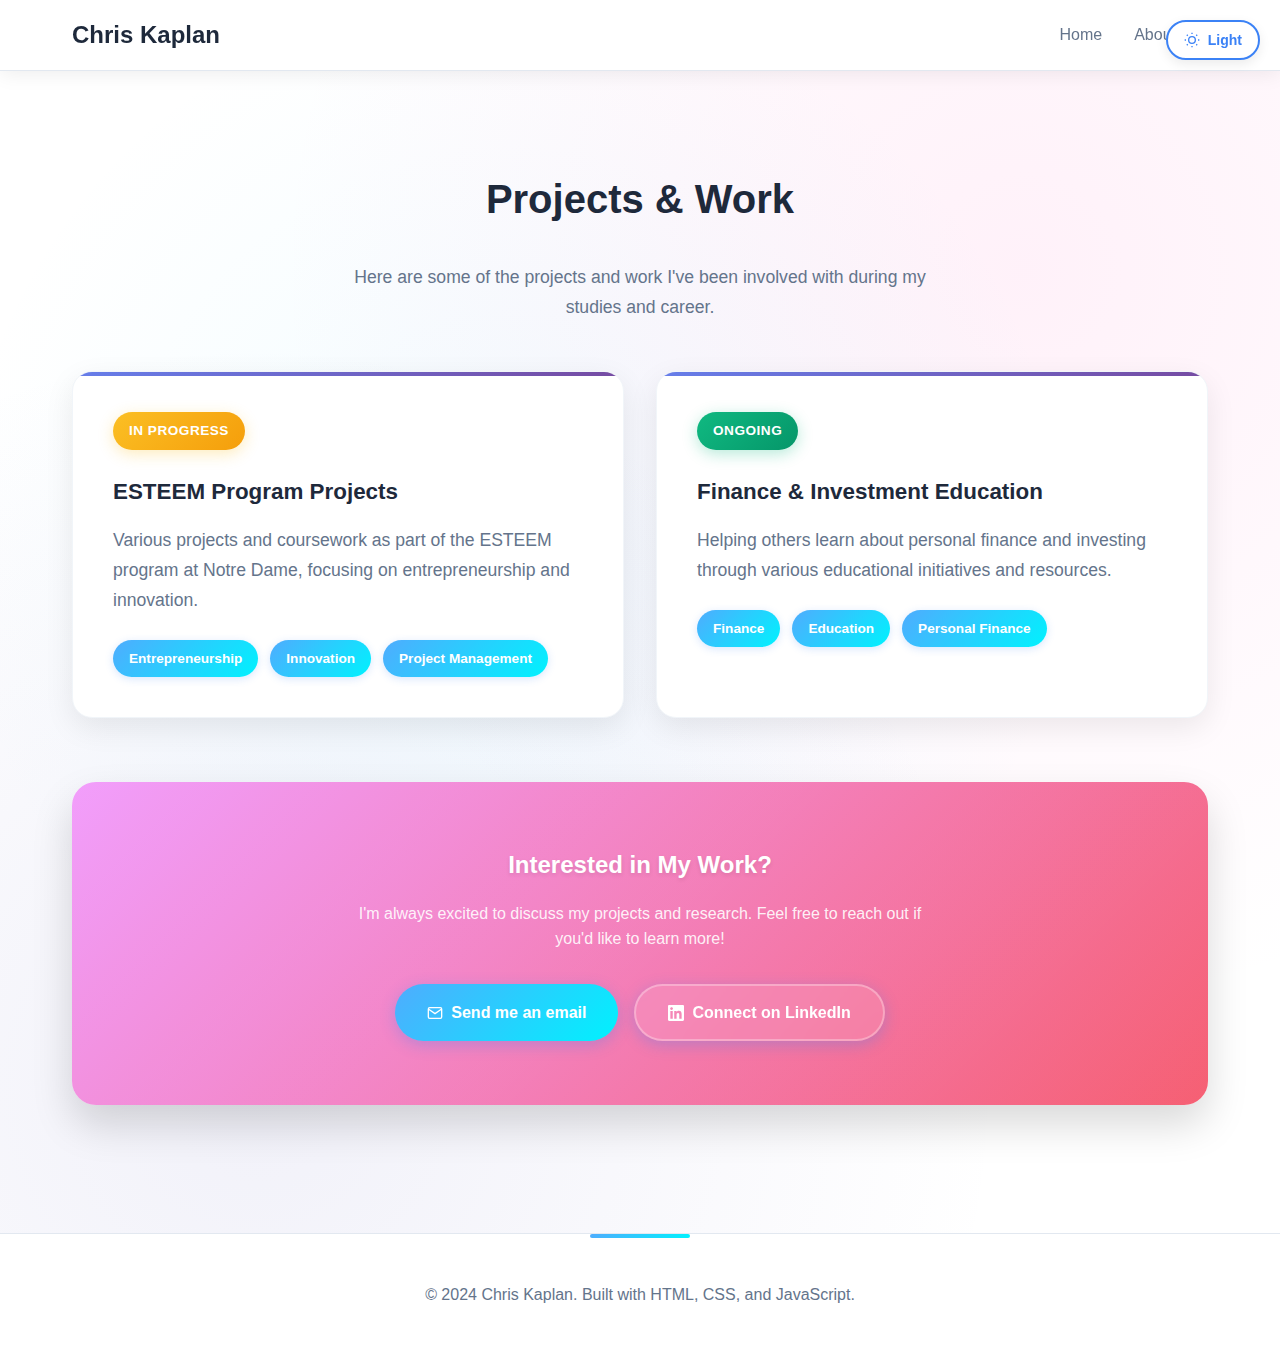
<file: projects.html>
<!DOCTYPE html>
<html lang="en">
<head>
    <meta charset="UTF-8">
    <meta name="viewport" content="width=device-width, initial-scale=1.0">
    <title>Projects - Chris Kaplan</title>
    <meta name="description" content="View Chris Kaplan's projects and work in the ESTEEM program">
    <link rel="stylesheet" href="assets/styles.css">
    <link rel="icon" type="image/x-icon" href="data:image/svg+xml,<svg xmlns='http://www.w3.org/2000/svg' viewBox='0 0 100 100'><text y='.9em' font-size='90'>🎓</text></svg>">
</head>
<body>
    <!-- Theme Toggle -->
    <button class="theme-toggle" id="themeToggle" aria-label="Toggle theme">
        <svg id="sunIcon" width="16" height="16" viewBox="0 0 24 24" fill="none" stroke="currentColor" stroke-width="2">
            <circle cx="12" cy="12" r="5"/>
            <path d="M12 1v2M12 21v2M4.22 4.22l1.42 1.42M18.36 18.36l1.42 1.42M1 12h2M21 12h2M4.22 19.78l1.42-1.42M18.36 5.64l1.42-1.42"/>
        </svg>
        <svg id="moonIcon" width="16" height="16" viewBox="0 0 24 24" fill="none" stroke="currentColor" stroke-width="2" style="display: none;">
            <path d="M21 12.79A9 9 0 1 1 11.21 3 7 7 0 0 0 21 12.79z"/>
        </svg>
        <span id="themeText">Light</span>
    </button>

    <!-- Navigation -->
    <nav>
        <div class="nav-container">
            <a href="index.html" class="nav-logo" id="siteName">Loading...</a>
            <button class="nav-toggle" id="navToggle" aria-label="Toggle navigation">☰</button>
            <ul class="nav-links" id="navLinks">
                <li><a href="index.html" id="navHome">Home</a></li>
                <li><a href="about.html" id="navAbout">About</a></li>
                <li><a href="projects.html" class="active" id="navProjects">Projects</a></li>
            </ul>
        </div>
    </nav>

    <!-- Main Content -->
    <main>
        <div class="container">
            <div class="loading" id="loading">
                <div class="spinner"></div>
            </div>
            
            <div id="projectsContent" style="display: none;">
                <section class="section">
                    <h2 id="projectsTitle">Projects & Work</h2>
                    <p id="projectsDescription" style="text-align: center; max-width: 600px; margin: 0 auto 3rem;">Here are some of the projects and work I've been involved with during my studies and career.</p>
                    
                    <div class="projects-grid" id="projectsGrid">
                        <!-- Projects will be dynamically loaded here -->
                    </div>
                </section>
                
                <section class="contact-section">
                    <h2 id="contactTitle">Interested in My Work?</h2>
                    <p id="contactDescription">I'm always excited to discuss my projects and research. Feel free to reach out if you'd like to learn more!</p>
                    
                    <div class="btn-group">
                        <a href="mailto:ckaplan@nd.edu" class="btn" id="contactEmailBtn">
                            <svg width="16" height="16" viewBox="0 0 24 24" fill="none" stroke="currentColor" stroke-width="2">
                                <path d="M4 4h16c1.1 0 2 .9 2 2v12c0 1.1-.9 2-2 2H4c-1.1 0-2-.9-2-2V6c0-1.1.9-2 2-2z"/>
                                <polyline points="22,6 12,13 2,6"/>
                            </svg>
                            <span id="emailText">Send me an email</span>
                        </a>
                        <a href="https://www.linkedin.com/in/christopherkaplanr/" target="_blank" rel="noopener noreferrer" class="btn btn-outline" id="contactLinkedinBtn">
                            <svg width="16" height="16" viewBox="0 0 24 24" fill="currentColor">
                                <path d="M20.447 20.452h-3.554v-5.569c0-1.328-.027-3.037-1.852-3.037-1.853 0-2.136 1.445-2.136 2.939v5.667H9.351V9h3.414v1.561h.046c.477-.9 1.637-1.85 3.37-1.85 3.601 0 4.267 2.37 4.267 5.455v6.286zM5.337 7.433c-1.144 0-2.063-.926-2.063-2.065 0-1.138.92-2.063 2.063-2.063 1.14 0 2.064.925 2.064 2.063 0 1.139-.925 2.065-2.064 2.065zm1.782 13.019H3.555V9h3.564v11.452zM22.225 0H1.771C.792 0 0 .774 0 1.729v20.542C0 23.227.792 24 1.771 24h20.451C23.2 24 24 23.227 24 22.271V1.729C24 .774 23.2 0 22.222 0h.003z"/>
                            </svg>
                            <span id="linkedinText">Connect on LinkedIn</span>
                        </a>
                    </div>
                </section>
            </div>
        </div>
    </main>

    <!-- Footer -->
    <footer>
        <div class="container">
            <p id="footerText">© 2024 Chris Kaplan. Built with HTML, CSS, and JavaScript.</p>
        </div>
    </footer>

    <script>
        // Theme Management
        class ThemeManager {
            constructor() {
                this.themeToggle = document.getElementById('themeToggle');
                this.sunIcon = document.getElementById('sunIcon');
                this.moonIcon = document.getElementById('moonIcon');
                this.themeText = document.getElementById('themeText');
                
                this.init();
            }
            
            init() {
                // Load saved theme or default to light
                const savedTheme = localStorage.getItem('theme') || 'light';
                this.setTheme(savedTheme);
                
                this.themeToggle.addEventListener('click', () => {
                    const currentTheme = document.documentElement.getAttribute('data-theme');
                    const newTheme = currentTheme === 'dark' ? 'light' : 'dark';
                    this.setTheme(newTheme);
                });
            }
            
            setTheme(theme) {
                document.documentElement.setAttribute('data-theme', theme);
                localStorage.setItem('theme', theme);
                
                if (theme === 'dark') {
                    this.sunIcon.style.display = 'none';
                    this.moonIcon.style.display = 'block';
                    this.themeText.textContent = 'Dark';
                } else {
                    this.sunIcon.style.display = 'block';
                    this.moonIcon.style.display = 'none';
                    this.themeText.textContent = 'Light';
                }
            }
        }

        // Content Manager
        class ContentManager {
            constructor() {
                this.siteData = null;
                this.init();
            }
            
            async init() {
                try {
                    await this.loadContent();
                    this.renderContent();
                } catch (error) {
                    console.error('Error loading content:', error);
                    this.showError();
                }
            }
            
            async loadContent() {
                const response = await fetch('assets/site-copy.json');
                if (!response.ok) {
                    throw new Error('Failed to load content');
                }
                this.siteData = await response.json();
            }
            
            renderContent() {
                // Hide loading spinner
                document.getElementById('loading').style.display = 'none';
                document.getElementById('projectsContent').style.display = 'block';
                
                // Update navigation
                document.getElementById('siteName').textContent = this.siteData.site.name;
                document.getElementById('navHome').textContent = this.siteData.navigation.home;
                document.getElementById('navAbout').textContent = this.siteData.navigation.about;
                document.getElementById('navProjects').textContent = this.siteData.navigation.projects;
                
                // Update projects content
                document.getElementById('projectsTitle').textContent = this.siteData.projects.title;
                document.getElementById('projectsDescription').textContent = this.siteData.projects.description;
                
                // Render projects
                this.renderProjects();
                
                // Update contact section
                document.getElementById('contactTitle').textContent = 'Interested in My Work?';
                document.getElementById('contactDescription').textContent = "I'm always excited to discuss my projects and research. Feel free to reach out if you'd like to learn more!";
                document.getElementById('emailText').textContent = this.siteData.contact.email_text;
                document.getElementById('linkedinText').textContent = this.siteData.contact.linkedin_text;
                
                // Update footer
                document.getElementById('footerText').textContent = this.siteData.footer.text;
                
                // Update page title
                document.title = `Projects - ${this.siteData.site.name}`;
            }
            
            renderProjects() {
                const projectsGrid = document.getElementById('projectsGrid');
                projectsGrid.innerHTML = '';
                
                this.siteData.projects.items.forEach(project => {
                    const projectCard = document.createElement('div');
                    projectCard.className = 'project-card';
                    
                    const statusClass = project.status.toLowerCase().replace(' ', '-');
                    
                    projectCard.innerHTML = `
                        <div class="project-status status-${statusClass}">${project.status}</div>
                        <h3>${project.title}</h3>
                        <p>${project.description}</p>
                        <div class="project-tech">
                            ${project.technologies.map(tech => `<span class="tech-tag">${tech}</span>`).join('')}
                        </div>
                    `;
                    
                    projectsGrid.appendChild(projectCard);
                });
            }
            
            showError() {
                document.getElementById('loading').innerHTML = '<p>Error loading content. Please refresh the page.</p>';
            }
        }

        // Mobile Navigation
        class MobileNav {
            constructor() {
                this.navToggle = document.getElementById('navToggle');
                this.navLinks = document.getElementById('navLinks');
                
                this.navToggle.addEventListener('click', () => {
                    this.navLinks.classList.toggle('active');
                });
                
                // Close nav when clicking on a link
                this.navLinks.addEventListener('click', (e) => {
                    if (e.target.tagName === 'A') {
                        this.navLinks.classList.remove('active');
                    }
                });
            }
        }

        // Initialize everything when DOM is loaded
        document.addEventListener('DOMContentLoaded', () => {
            new ThemeManager();
            new ContentManager();
            new MobileNav();
        });
    </script>
</body>
</html>
</file>
<file: assets/styles.css>
/* CSS Variables for Theme Support */
:root {
  --bg-primary: #ffffff;
  --bg-secondary: #f8fafc;
  --bg-tertiary: #f1f5f9;
  --text-primary: #1e293b;
  --text-secondary: #64748b;
  --text-muted: #94a3b8;
  --accent-color: #3b82f6;
  --accent-hover: #2563eb;
  --accent-light: #dbeafe;
  --accent-dark: #1e40af;
  --success-color: #10b981;
  --warning-color: #f59e0b;
  --border-color: #e2e8f0;
  --border-light: #f1f5f9;
  --shadow: rgba(0, 0, 0, 0.08);
  --shadow-lg: rgba(0, 0, 0, 0.15);
  --gradient-primary: linear-gradient(135deg, #667eea 0%, #764ba2 100%);
  --gradient-secondary: linear-gradient(135deg, #f093fb 0%, #f5576c 100%);
  --gradient-accent: linear-gradient(135deg, #4facfe 0%, #00f2fe 100%);
  --transition: all 0.3s cubic-bezier(0.4, 0, 0.2, 1);
  --transition-fast: all 0.15s ease;
}

[data-theme="dark"] {
  --bg-primary: #0f172a;
  --bg-secondary: #1e293b;
  --bg-tertiary: #334155;
  --text-primary: #f8fafc;
  --text-secondary: #cbd5e1;
  --text-muted: #94a3b8;
  --accent-color: #60a5fa;
  --accent-hover: #3b82f6;
  --accent-light: #1e3a8a;
  --accent-dark: #93c5fd;
  --success-color: #34d399;
  --warning-color: #fbbf24;
  --border-color: #334155;
  --border-light: #475569;
  --shadow: rgba(0, 0, 0, 0.3);
  --shadow-lg: rgba(0, 0, 0, 0.5);
  --gradient-primary: linear-gradient(135deg, #1e3a8a 0%, #7c3aed 100%);
  --gradient-secondary: linear-gradient(135deg, #be185d 0%, #dc2626 100%);
  --gradient-accent: linear-gradient(135deg, #0ea5e9 0%, #06b6d4 100%);
}

/* Reset and Base Styles */
* {
  margin: 0;
  padding: 0;
  box-sizing: border-box;
}

body {
  font-family: -apple-system, BlinkMacSystemFont, 'Segoe UI', Roboto, Oxygen, Ubuntu, Cantarell, sans-serif;
  line-height: 1.6;
  color: var(--text-primary);
  background: var(--bg-primary);
  background-image: 
    radial-gradient(circle at 20% 80%, rgba(120, 119, 198, 0.1) 0%, transparent 50%),
    radial-gradient(circle at 80% 20%, rgba(255, 119, 198, 0.1) 0%, transparent 50%),
    radial-gradient(circle at 40% 40%, rgba(120, 219, 255, 0.1) 0%, transparent 50%);
  transition: var(--transition);
  min-height: 100vh;
}

/* Theme Toggle */
.theme-toggle {
  position: fixed;
  top: 20px;
  right: 20px;
  background: var(--bg-primary);
  border: 2px solid var(--accent-color);
  border-radius: 50px;
  padding: 10px 16px;
  cursor: pointer;
  transition: var(--transition);
  z-index: 1000;
  display: flex;
  align-items: center;
  gap: 8px;
  font-size: 14px;
  font-weight: 600;
  color: var(--accent-color);
  box-shadow: 0 4px 12px var(--shadow);
  backdrop-filter: blur(10px);
}

.theme-toggle:hover {
  background: var(--accent-color);
  color: white;
  transform: translateY(-2px);
  box-shadow: 0 8px 25px var(--shadow-lg);
}

.theme-toggle svg {
  width: 16px;
  height: 16px;
}

/* Navigation */
nav {
  background: var(--bg-primary);
  border-bottom: 1px solid var(--border-color);
  padding: 1rem 0;
  position: sticky;
  top: 0;
  z-index: 100;
  transition: var(--transition);
  backdrop-filter: blur(10px);
  box-shadow: 0 2px 20px var(--shadow);
}

.nav-container {
  max-width: 1200px;
  margin: 0 auto;
  padding: 0 2rem;
  display: flex;
  justify-content: space-between;
  align-items: center;
}

.nav-logo {
  font-size: 1.5rem;
  font-weight: bold;
  color: var(--text-primary);
  text-decoration: none;
  transition: var(--transition);
}

.nav-logo:hover {
  color: var(--accent-color);
}

.nav-links {
  display: flex;
  list-style: none;
  gap: 2rem;
}

.nav-links a {
  color: var(--text-secondary);
  text-decoration: none;
  font-weight: 500;
  transition: var(--transition);
  position: relative;
}

.nav-links a:hover,
.nav-links a.active {
  color: var(--accent-color);
}

.nav-links a::after {
  content: '';
  position: absolute;
  bottom: -5px;
  left: 0;
  width: 0;
  height: 2px;
  background: var(--accent-color);
  transition: var(--transition);
}

.nav-links a:hover::after,
.nav-links a.active::after {
  width: 100%;
}

/* Mobile Navigation */
.nav-toggle {
  display: none;
  background: none;
  border: none;
  font-size: 1.5rem;
  color: var(--text-primary);
  cursor: pointer;
}

/* Main Content */
main {
  min-height: calc(100vh - 200px);
  padding: 2rem 0;
}

.container {
  max-width: 1200px;
  margin: 0 auto;
  padding: 0 2rem;
}

/* Hero Section */
.hero {
  text-align: center;
  padding: 5rem 2rem;
  background: var(--gradient-primary);
  border-radius: 24px;
  margin: 2rem 0;
  box-shadow: 0 20px 40px var(--shadow-lg);
  position: relative;
  overflow: hidden;
}

.hero::before {
  content: '';
  position: absolute;
  top: 0;
  left: 0;
  right: 0;
  bottom: 0;
  background: linear-gradient(135deg, rgba(255,255,255,0.1) 0%, rgba(255,255,255,0.05) 100%);
  border-radius: 24px;
  pointer-events: none;
}

.hero > * {
  position: relative;
  z-index: 1;
}

.hero h1 {
  font-size: 3.5rem;
  font-weight: 700;
  margin-bottom: 1rem;
  color: white;
  text-shadow: 0 2px 4px rgba(0,0,0,0.1);
}

.hero .greeting {
  font-size: 1.2rem;
  color: rgba(255,255,255,0.9);
  margin-bottom: 0.5rem;
  font-weight: 500;
}

.hero .title {
  font-size: 1.5rem;
  color: rgba(255,255,255,0.95);
  margin-bottom: 2rem;
  font-weight: 600;
}

.hero .description {
  font-size: 1.1rem;
  color: rgba(255,255,255,0.85);
  max-width: 600px;
  margin: 0 auto 2rem;
  line-height: 1.7;
}

/* Buttons */
.btn {
  display: inline-flex;
  align-items: center;
  gap: 0.5rem;
  padding: 0.875rem 2rem;
  background: var(--gradient-accent);
  color: white;
  text-decoration: none;
  border-radius: 50px;
  font-weight: 600;
  transition: var(--transition);
  border: none;
  cursor: pointer;
  font-size: 1rem;
  box-shadow: 0 4px 15px rgba(59, 130, 246, 0.3);
  position: relative;
  overflow: hidden;
}

.btn::before {
  content: '';
  position: absolute;
  top: 0;
  left: -100%;
  width: 100%;
  height: 100%;
  background: linear-gradient(90deg, transparent, rgba(255,255,255,0.2), transparent);
  transition: left 0.5s;
}

.btn:hover::before {
  left: 100%;
}

.btn:hover {
  transform: translateY(-3px);
  box-shadow: 0 8px 25px rgba(59, 130, 246, 0.4);
}

.btn-outline {
  background: rgba(255,255,255,0.1);
  color: white;
  border: 2px solid rgba(255,255,255,0.3);
  backdrop-filter: blur(10px);
}

.btn-outline:hover {
  background: rgba(255,255,255,0.2);
  border-color: rgba(255,255,255,0.5);
  transform: translateY(-3px);
  box-shadow: 0 8px 25px rgba(255,255,255,0.2);
}

.btn-group {
  display: flex;
  gap: 1rem;
  justify-content: center;
  flex-wrap: wrap;
  margin-top: 2rem;
}

/* Content Sections */
.section {
  margin: 4rem 0;
}

.section h2 {
  font-size: 2.5rem;
  margin-bottom: 2rem;
  color: var(--text-primary);
  text-align: center;
}

.section p {
  font-size: 1.1rem;
  color: var(--text-secondary);
  margin-bottom: 1.5rem;
  line-height: 1.7;
}

/* About Page */
.about-content {
  display: grid;
  grid-template-columns: 2fr 1fr;
  gap: 3rem;
  margin-top: 2rem;
}

.about-text {
  background: var(--bg-primary);
  padding: 2.5rem;
  border-radius: 20px;
  box-shadow: 0 10px 30px var(--shadow);
  border: 1px solid var(--border-light);
  position: relative;
  overflow: hidden;
}

.about-text::before {
  content: '';
  position: absolute;
  top: 0;
  left: 0;
  right: 0;
  height: 4px;
  background: var(--gradient-accent);
}

.about-sidebar {
  display: flex;
  flex-direction: column;
  gap: 2rem;
}

.sidebar-card {
  background: var(--bg-primary);
  padding: 2rem;
  border-radius: 20px;
  box-shadow: 0 10px 30px var(--shadow);
  border: 1px solid var(--border-light);
  position: relative;
  overflow: hidden;
  transition: var(--transition);
}

.sidebar-card::before {
  content: '';
  position: absolute;
  top: 0;
  left: 0;
  right: 0;
  height: 4px;
  background: var(--gradient-secondary);
}

.sidebar-card:nth-child(3)::before {
  background: var(--gradient-accent);
}

.sidebar-card:hover {
  transform: translateY(-5px);
  box-shadow: 0 20px 40px var(--shadow-lg);
}

.sidebar-card h3 {
  color: var(--text-primary);
  margin-bottom: 1rem;
  font-size: 1.3rem;
}

.sidebar-card ul {
  list-style: none;
}

.sidebar-card li {
  color: var(--text-secondary);
  margin-bottom: 0.5rem;
  padding-left: 1rem;
  position: relative;
}

.sidebar-card li::before {
  content: '•';
  color: var(--accent-color);
  position: absolute;
  left: 0;
}

/* Projects Page */
.projects-grid {
  display: grid;
  grid-template-columns: repeat(auto-fit, minmax(350px, 1fr));
  gap: 2rem;
  margin-top: 2rem;
}

.project-card {
  background: var(--bg-primary);
  padding: 2.5rem;
  border-radius: 20px;
  box-shadow: 0 10px 30px var(--shadow);
  border: 1px solid var(--border-light);
  transition: var(--transition);
  position: relative;
  overflow: hidden;
}

.project-card::before {
  content: '';
  position: absolute;
  top: 0;
  left: 0;
  right: 0;
  height: 4px;
  background: var(--gradient-primary);
}

.project-card:hover {
  transform: translateY(-8px);
  box-shadow: 0 20px 40px var(--shadow-lg);
}

.project-card h3 {
  color: var(--text-primary);
  margin-bottom: 1rem;
  font-size: 1.4rem;
}

.project-card p {
  color: var(--text-secondary);
  margin-bottom: 1.5rem;
}

.project-status {
  display: inline-block;
  padding: 0.5rem 1rem;
  border-radius: 25px;
  font-size: 0.85rem;
  font-weight: 600;
  margin-bottom: 1.5rem;
  text-transform: uppercase;
  letter-spacing: 0.5px;
}

.status-in-progress {
  background: linear-gradient(135deg, #fbbf24, #f59e0b);
  color: white;
  box-shadow: 0 4px 15px rgba(251, 191, 36, 0.3);
}

.status-ongoing {
  background: linear-gradient(135deg, #10b981, #059669);
  color: white;
  box-shadow: 0 4px 15px rgba(16, 185, 129, 0.3);
}

.project-tech {
  display: flex;
  flex-wrap: wrap;
  gap: 0.75rem;
  margin-top: 1.5rem;
}

.tech-tag {
  background: var(--gradient-accent);
  color: white;
  padding: 0.5rem 1rem;
  border-radius: 20px;
  font-size: 0.85rem;
  font-weight: 600;
  box-shadow: 0 2px 8px rgba(59, 130, 246, 0.2);
  transition: var(--transition-fast);
}

.tech-tag:hover {
  transform: translateY(-2px);
  box-shadow: 0 4px 12px rgba(59, 130, 246, 0.3);
}

/* Contact Section */
.contact-section {
  text-align: center;
  background: var(--gradient-secondary);
  padding: 4rem 2rem;
  border-radius: 24px;
  margin: 2rem 0;
  box-shadow: 0 20px 40px var(--shadow-lg);
  position: relative;
  overflow: hidden;
}

.contact-section::before {
  content: '';
  position: absolute;
  top: 0;
  left: 0;
  right: 0;
  bottom: 0;
  background: linear-gradient(135deg, rgba(255,255,255,0.1) 0%, rgba(255,255,255,0.05) 100%);
  border-radius: 24px;
  pointer-events: none;
}

.contact-section > * {
  position: relative;
  z-index: 1;
}

.contact-section h2 {
  color: white;
  text-shadow: 0 2px 4px rgba(0,0,0,0.1);
}

.contact-section p {
  color: rgba(255,255,255,0.9);
}

.contact-section h2 {
  margin-bottom: 1rem;
}

.contact-section p {
  margin-bottom: 2rem;
  max-width: 600px;
  margin-left: auto;
  margin-right: auto;
}

/* Footer */
footer {
  background: var(--bg-primary);
  border-top: 1px solid var(--border-color);
  padding: 3rem 0;
  text-align: center;
  color: var(--text-secondary);
  margin-top: 4rem;
  position: relative;
}

footer::before {
  content: '';
  position: absolute;
  top: 0;
  left: 50%;
  transform: translateX(-50%);
  width: 100px;
  height: 4px;
  background: var(--gradient-accent);
  border-radius: 2px;
}

/* Responsive Design */
@media (max-width: 768px) {
  .nav-links {
    display: none;
    position: absolute;
    top: 100%;
    left: 0;
    right: 0;
    background: var(--bg-primary);
    border-top: 1px solid var(--border-color);
    flex-direction: column;
    padding: 1rem 2rem;
    gap: 1rem;
  }

  .nav-links.active {
    display: flex;
  }

  .nav-toggle {
    display: block;
  }

  .hero h1 {
    font-size: 2.5rem;
  }

  .hero .title {
    font-size: 1.2rem;
  }

  .btn-group {
    flex-direction: column;
    align-items: center;
  }

  .about-content {
    grid-template-columns: 1fr;
    gap: 2rem;
  }

  .projects-grid {
    grid-template-columns: 1fr;
  }

  .container {
    padding: 0 1rem;
  }

  .theme-toggle {
    top: 15px;
    right: 15px;
    padding: 6px 10px;
    font-size: 12px;
  }

  .theme-toggle svg {
    width: 14px;
    height: 14px;
  }
}

@media (max-width: 480px) {
  .hero {
    padding: 2rem 1rem;
  }

  .hero h1 {
    font-size: 2rem;
  }

  .section h2 {
    font-size: 2rem;
  }

  .project-card,
  .about-text,
  .sidebar-card {
    padding: 1.5rem;
  }
}

/* Loading Animation */
.loading {
  display: flex;
  justify-content: center;
  align-items: center;
  min-height: 200px;
}

.spinner {
  width: 40px;
  height: 40px;
  border: 4px solid var(--border-color);
  border-top: 4px solid var(--accent-color);
  border-radius: 50%;
  animation: spin 1s linear infinite;
}

@keyframes spin {
  0% { transform: rotate(0deg); }
  100% { transform: rotate(360deg); }
}

/* Accessibility */
@media (prefers-reduced-motion: reduce) {
  * {
    animation-duration: 0.01ms !important;
    animation-iteration-count: 1 !important;
    transition-duration: 0.01ms !important;
  }
}

/* Focus styles for keyboard navigation */
a:focus,
button:focus,
.theme-toggle:focus {
  outline: 2px solid var(--accent-color);
  outline-offset: 2px;
}

/* Print styles */
@media print {
  .theme-toggle,
  nav,
  footer {
    display: none;
  }
  
  body {
    background: white;
    color: black;
  }
}
</file>
